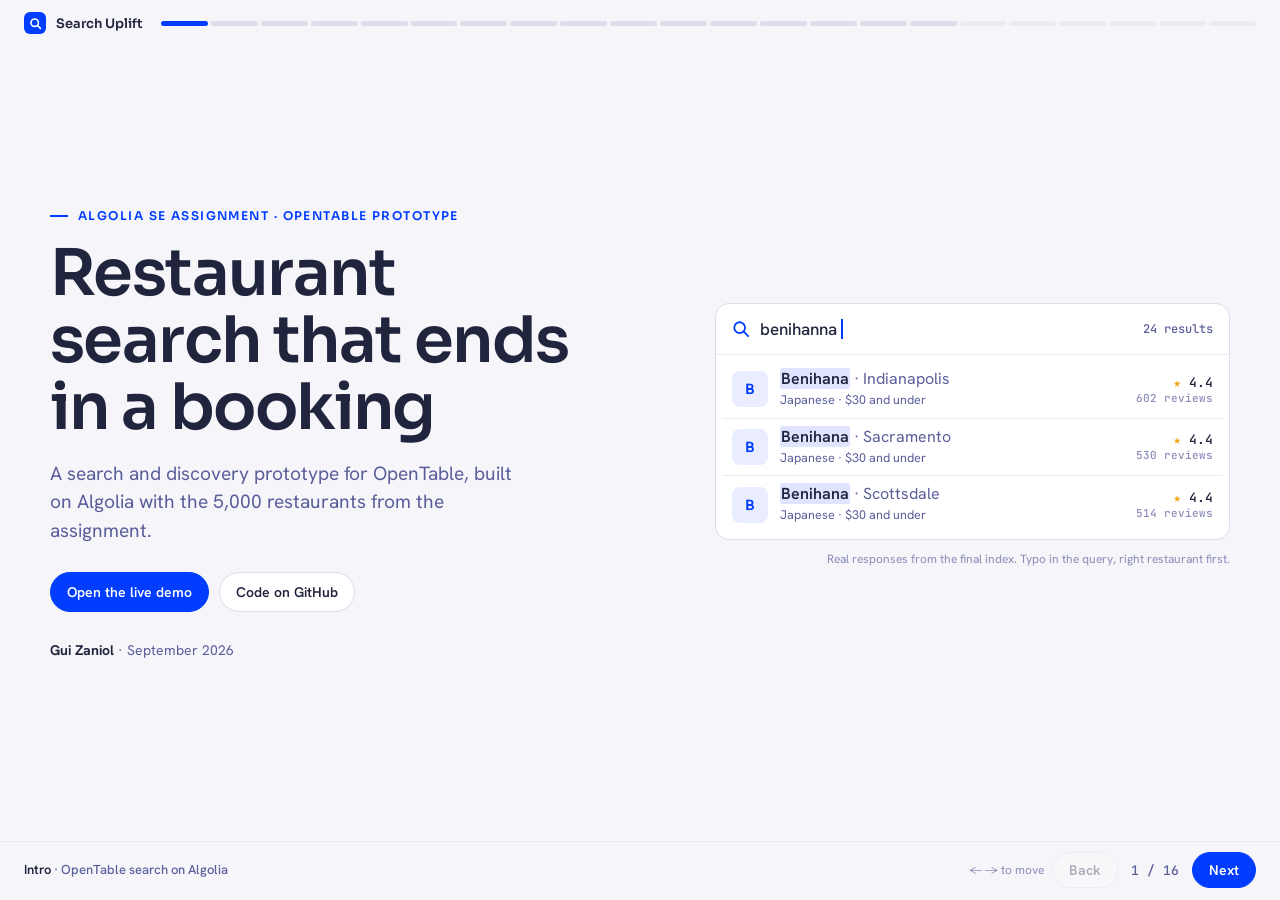
<file: deck/index.html>
<!doctype html>
<html lang="en">
<head>
<meta charset="utf-8">
<meta name="viewport" content="width=device-width, initial-scale=1, viewport-fit=cover">
<title>OpenTable Search Uplift</title>
<link rel="preconnect" href="https://fonts.googleapis.com">
<link rel="preconnect" href="https://fonts.gstatic.com" crossorigin>
<link rel="stylesheet" href="https://fonts.googleapis.com/css2?family=Sora:wght@400;500;600;700&family=Hanken+Grotesk:ital,wght@0,400;0,500;0,600;0,700;1,400&family=JetBrains+Mono:wght@400;500&display=swap">
<style>
/* Single deliberate light look in Algolia brand colors; every color painted explicitly. */
:root{
  --xenon:#003DFF; --xenon-600:#0033D6; --nebula:#5468FF; --tint:#E9EDFF; --tint-2:#F3F5FF;
  --navy:#21243D; --navy-2:#2E3252; --ink:#21243D; --slate:#5A5E9A; --slate-2:#8A8DB8;
  --mist:#F5F5FA; --paper:#FFFFFF; --line:#DDDDEB; --line-2:#EBEBF3;
  --good:#0A8A5A; --good-bg:#E4F5EE; --bad:#D6334C; --bad-bg:#FCE9EC; --star:#F2A516;
  --display:"Sora", "Avenir Next", "Segoe UI", system-ui, sans-serif;
  --body:"Hanken Grotesk", "Helvetica Neue", "Segoe UI", system-ui, sans-serif;
  --mono:"JetBrains Mono", ui-monospace, "SF Mono", Menlo, Consolas, monospace;
  color-scheme:light;
}
*{box-sizing:border-box}
html,body{height:100%}
body{margin:0;background:var(--mist);color:var(--ink);font:16px/1.5 var(--body);-webkit-font-smoothing:antialiased;overflow:hidden}
a{color:var(--xenon)}
:focus-visible{outline:3px solid var(--nebula);outline-offset:2px;border-radius:4px}

/* ---------- App shell ---------- */
.app{height:100%;display:grid;grid-template-rows:auto 1fr auto;grid-template-columns:minmax(0,1fr)}
.topbar{display:flex;align-items:center;gap:18px;padding:12px 24px 0}
.brand{display:flex;align-items:center;gap:10px;font:600 13px/1 var(--display);color:var(--navy);white-space:nowrap}
.brand-mark{width:22px;height:22px;border-radius:6px;background:var(--xenon);display:grid;place-items:center}
.brand-mark svg{width:13px;height:13px}
.progress{flex:1;display:flex;gap:3px;align-items:center;min-width:0}
.progress button{flex:1;height:5px;border:0;padding:0;border-radius:3px;background:var(--line);cursor:pointer;transition:background .2s}
.progress button.done{background:var(--slate-2)}
.progress button.now{background:var(--xenon)}
.progress button.apx{background:var(--line-2)}
.progress button.apx.done{background:var(--line)}
.progress button.apx.now{background:var(--nebula)}
.stage{position:relative;overflow:hidden}
.slide{position:absolute;inset:0;overflow-y:auto;overflow-x:hidden;padding:28px 24px 32px}
.slide-in{max-width:1180px;min-height:100%;margin:0 auto;display:flex;flex-direction:column;justify-content:center;gap:24px}
.slide.active .slide-in{animation:rise .45s cubic-bezier(.2,.7,.2,1) both}
@keyframes rise{from{opacity:.001;transform:translateY(10px)}to{opacity:1;transform:none}}
.navbar{display:flex;align-items:center;justify-content:space-between;gap:12px;padding:10px 24px calc(12px + env(safe-area-inset-bottom,0px));border-top:1px solid var(--line-2);background:var(--mist)}
.navbar .where{font:500 13px/1.2 var(--body);color:var(--slate);min-width:0;overflow:hidden;text-overflow:ellipsis;white-space:nowrap}
.navbar .where b{color:var(--navy);font-weight:600}
.navbtns{display:flex;gap:8px;align-items:center}
.navbtns .count{font:500 13px var(--mono);color:var(--slate);min-width:58px;text-align:center;font-variant-numeric:tabular-nums}
.nb{font:600 14px var(--body);border:1px solid var(--line);background:var(--paper);color:var(--navy);border-radius:999px;padding:8px 16px;cursor:pointer}
.nb.primary{background:var(--xenon);border-color:var(--xenon);color:#fff}
.nb:disabled{opacity:.35;cursor:default}
.hint{font:12px var(--body);color:var(--slate-2)}

/* ---------- Type ---------- */
.eyebrow{font:600 12px/1 var(--display);letter-spacing:.12em;text-transform:uppercase;color:var(--xenon);display:flex;align-items:center;gap:10px}
.eyebrow::before{content:"";width:18px;height:2px;background:currentColor}
.eyebrow.apx{color:var(--nebula)}
h1,h2,h3{font-family:var(--display);color:var(--navy);margin:0;text-wrap:balance}
h1{font-size:clamp(34px,5.2vw,64px);line-height:1.05;font-weight:600;letter-spacing:-.025em}
h2{font-size:clamp(26px,3.3vw,42px);line-height:1.12;font-weight:600;letter-spacing:-.02em;max-width:22ch}
h2.wide{max-width:30ch}
h3{font-size:16px;font-weight:600;letter-spacing:-.005em}
.lede{font-size:clamp(16px,1.35vw,19px);color:var(--slate);max-width:62ch;margin:0}
.lede b,.lede strong{color:var(--navy)}
p{margin:0}
.small{font-size:13px;color:var(--slate)}
code,.mono{font-family:var(--mono);font-size:.88em}
code{background:var(--tint-2);color:var(--xenon-600);padding:1px 5px;border-radius:4px}
mark{background:rgba(84,104,255,.18);color:inherit;border-radius:2px;padding:0 1px}

/* ---------- Layout helpers ---------- */
.head{display:flex;flex-direction:column;gap:12px}
.split{display:grid;grid-template-columns:minmax(0,5fr) minmax(0,7fr);gap:40px;align-items:center}
.split.even{grid-template-columns:repeat(2,minmax(0,1fr))}
.cols3{display:grid;grid-template-columns:repeat(3,minmax(0,1fr));gap:16px}
.panel{background:var(--paper);border:1px solid var(--line);border-radius:14px;padding:18px}
.panel-title{display:flex;align-items:center;justify-content:space-between;gap:8px;margin-bottom:12px;font:600 12px/1.2 var(--display);letter-spacing:.06em;text-transform:uppercase;color:var(--slate)}
.pill{display:inline-flex;align-items:center;gap:6px;font:600 11px/1 var(--display);letter-spacing:.06em;text-transform:uppercase;padding:5px 9px;border-radius:999px}
.pill.before{background:var(--bad-bg);color:var(--bad)}
.pill.after{background:var(--good-bg);color:var(--good)}
.pill.neutral{background:var(--tint);color:var(--xenon)}
.pill::before{content:"";width:6px;height:6px;border-radius:50%;background:currentColor}
.bullets{margin:0;padding:0;list-style:none;display:grid;gap:10px}
.bullets li{position:relative;padding-left:20px;color:var(--slate)}
.bullets li::before{content:"";position:absolute;left:0;top:.62em;width:8px;height:8px;border-radius:2px;background:var(--nebula)}
.bullets li b{color:var(--navy)}

/* ---------- Mock search UI ---------- */
.sui{background:var(--paper);border:1px solid var(--line);border-radius:14px;overflow:hidden}
.sbox{display:flex;align-items:center;gap:10px;padding:14px 16px;border-bottom:1px solid var(--line-2);font:500 17px var(--body);color:var(--navy)}
.sbox svg{flex:none;width:18px;height:18px}
.sbox .q{font-family:var(--body)}
.caret{display:inline-block;width:2px;height:20px;background:var(--xenon);margin-left:-6px;animation:blink 1s steps(1) infinite}
@keyframes blink{50%{opacity:0}}
.sbox .nbh{margin-left:auto;font:500 12px var(--mono);color:var(--slate);white-space:nowrap}
.hits{list-style:none;margin:0;padding:6px}
.hit{display:grid;grid-template-columns:36px minmax(0,1fr) auto;gap:12px;align-items:center;padding:8px 10px;border-radius:10px}
.hit + .hit{border-top:1px solid var(--line-2);border-radius:0}
.av{width:36px;height:36px;border-radius:8px;display:grid;place-items:center;font:600 14px var(--display);color:var(--xenon);background:var(--tint)}
.hit .nm{font-weight:600;color:var(--navy);line-height:1.25;overflow-wrap:anywhere}
.hit .lc{font-weight:400;color:var(--slate)}
.hit .lc::before{content:" · "}
.hit .mt{font-size:12.5px;color:var(--slate);margin-top:2px}
.rt{font:500 13px var(--mono);color:var(--navy);white-space:nowrap;text-align:right;font-variant-numeric:tabular-nums}
.rt .s{color:var(--star)}
.rt small{display:block;color:var(--slate-2);font-size:11px}
.hit.bad .rt{color:var(--bad)}
.hit.raw .nm{font-family:var(--mono);font-size:13px;font-weight:500}
.hit.muted{opacity:.55}
.hit.best{background:var(--good-bg);border-radius:10px}
.hit.best .mt{color:var(--good);font-weight:600}
.empty-state{padding:34px 16px;text-align:center;color:var(--slate)}
.empty-state b{display:block;font:600 28px var(--display);color:var(--bad);margin-bottom:4px}

/* ---------- Hero ---------- */
.hero{display:grid;grid-template-columns:minmax(0,6fr) minmax(0,5fr);gap:48px;align-items:center}
.hero .sub{font-size:clamp(17px,1.5vw,21px);color:var(--slate);max-width:44ch;margin-top:18px}
.hero-links{display:flex;flex-wrap:wrap;gap:10px;margin-top:26px}
.linkbtn{display:inline-flex;align-items:center;gap:8px;font:600 14px var(--body);text-decoration:none;padding:10px 16px;border-radius:999px;border:1px solid var(--line);background:var(--paper);color:var(--navy)}
.linkbtn.primary{background:var(--xenon);color:#fff;border-color:var(--xenon)}
.byline{margin-top:28px;font-size:14px;color:var(--slate)}
.byline b{color:var(--navy)}
.hero-note{font-size:12px;color:var(--slate-2);margin-top:10px;text-align:right}

/* ---------- Personas ---------- */
.persona{background:var(--paper);border:1px solid var(--line);border-radius:14px;padding:22px;display:flex;flex-direction:column;gap:14px}
.persona .who{display:flex;align-items:center;gap:12px}
.persona .ico{width:42px;height:42px;border-radius:12px;display:grid;place-items:center;background:var(--tint)}
.persona .ico svg{width:22px;height:22px}
.persona .says{font:500 17px/1.4 var(--display);color:var(--navy)}
.persona .needs{font-size:14px;color:var(--slate)}
.goal{display:flex;align-items:center;gap:16px;background:var(--navy);color:#fff;border-radius:14px;padding:18px 22px}
.goal .big{font:600 clamp(18px,1.8vw,24px)/1.25 var(--display)}
.goal .lbl{font:600 11px/1 var(--display);letter-spacing:.12em;text-transform:uppercase;color:#AEB5FF;white-space:nowrap}

/* ---------- Summary rows ---------- */
.sum{display:grid;gap:0;background:var(--paper);border:1px solid var(--line);border-radius:14px;overflow:hidden}
.sum-row{display:grid;grid-template-columns:minmax(0,4fr) minmax(0,6fr);gap:24px;padding:16px 22px;align-items:baseline}
.sum-row + .sum-row{border-top:1px solid var(--line-2)}
.sum-row h3{font-size:clamp(15px,1.3vw,18px)}
.sum-row p{color:var(--slate);font-size:15px}
.sum-row.next{background:var(--tint-2)}
.sum-row.next h3{color:var(--xenon)}

/* ---------- Query chips ---------- */
.qtrio{display:grid;grid-template-columns:repeat(3,minmax(0,1fr));gap:14px}
.qcard{background:var(--paper);border:1px solid var(--line);border-radius:14px;padding:16px;display:flex;flex-direction:column;gap:12px}
.qchip{align-self:flex-start;font:500 15px var(--mono);background:var(--mist);border:1px solid var(--line);padding:6px 10px;border-radius:8px;color:var(--navy)}
.qkind{font:600 11px/1 var(--display);letter-spacing:.08em;text-transform:uppercase;color:var(--slate)}
.arrow-d{color:var(--slate-2);font-size:18px;line-height:1}
.qres{font:600 16px var(--display);color:var(--navy)}
.qres small{display:block;font:400 13px var(--body);color:var(--slate);margin-top:2px}
.callout{display:flex;gap:12px;align-items:flex-start;background:var(--tint-2);border:1px solid #D5DCFF;border-radius:12px;padding:14px 16px;color:var(--navy);font-size:15px}
.callout svg{flex:none;width:20px;height:20px;margin-top:1px}

/* ---------- Data slide ---------- */
.stats{display:grid;grid-template-columns:repeat(4,minmax(0,1fr));gap:12px}
.stat{background:var(--paper);border:1px solid var(--line);border-radius:12px;padding:14px 16px}
.stat .n{font:600 clamp(26px,2.6vw,34px)/1 var(--display);color:var(--xenon);letter-spacing:-.02em;font-variant-numeric:tabular-nums}
.stat .l{font-size:13.5px;color:var(--slate);margin-top:6px;line-height:1.35}
.rec{display:grid;grid-template-columns:minmax(0,1fr) 28px minmax(0,1fr);gap:10px;align-items:stretch}
.rec pre{margin:0;font:12.5px/1.65 var(--mono);background:var(--paper);border:1px solid var(--line);border-radius:12px;padding:14px;overflow-x:auto;color:var(--navy)}
.rec .mid{display:grid;place-items:center;color:var(--xenon);font-size:20px}
.k{color:var(--slate)}
.del{color:var(--bad);text-decoration:line-through;text-decoration-thickness:1px}
.add{background:var(--good-bg);color:var(--good);border-radius:3px}
.rec .cap{font:600 11px var(--display);letter-spacing:.08em;text-transform:uppercase;color:var(--slate);margin-bottom:6px;display:block}

/* ---------- Pipeline ---------- */
.pipe{display:grid;grid-template-columns:repeat(5,minmax(0,1fr));gap:10px;align-items:stretch;position:relative}
.step{background:var(--paper);border:1px solid var(--line);border-radius:12px;padding:14px;display:flex;flex-direction:column;gap:6px;position:relative}
.step .sn{font:500 11.5px var(--mono);color:var(--xenon)}
.step h3{font-size:15px}
.step p{font-size:13px;color:var(--slate);line-height:1.4}
.step.hl{background:var(--navy);border-color:var(--navy)}
.step.hl h3{color:#fff}.step.hl p{color:#C9CCE8}.step.hl .sn{color:#AEB5FF}
.step:not(:last-child)::after{content:"";position:absolute;right:-9px;top:50%;width:8px;height:8px;border-top:2px solid var(--slate-2);border-right:2px solid var(--slate-2);transform:translateY(-50%) rotate(45deg);z-index:1}

/* ---------- Cuisine mapping ---------- */
.map{display:grid;gap:8px}
.map-row{display:grid;grid-template-columns:minmax(0,1fr) 24px minmax(0,1.2fr);gap:8px;align-items:center}
.raw{font:500 13px var(--mono);background:var(--mist);border:1px dashed var(--slate-2);color:var(--navy);padding:7px 10px;border-radius:8px}
.to{color:var(--xenon);text-align:center}
.tags{display:flex;flex-wrap:wrap;gap:6px}
.tag{font:600 12.5px var(--body);padding:5px 10px;border-radius:999px;background:var(--tint);color:var(--xenon)}
.tag.parent{background:var(--xenon);color:#fff}
.bignum{display:flex;align-items:baseline;gap:10px;font-family:var(--display);color:var(--navy)}
.bignum .from{font-size:22px;color:var(--slate-2);text-decoration:line-through;text-decoration-thickness:2px}
.bignum .toN{font-size:40px;font-weight:600;color:var(--xenon);letter-spacing:-.02em}
.bignum .lab{font:500 14px var(--body);color:var(--slate)}

/* ---------- Geo ---------- */
.geo-grid{display:grid;grid-template-columns:minmax(0,5fr) minmax(0,6fr);gap:28px;align-items:center}
.geo-svg{width:100%;max-width:420px;height:auto;display:block;margin:0 auto}
.rank2{display:grid;grid-template-columns:repeat(2,minmax(0,1fr));gap:12px}
.mini{list-style:none;margin:0;padding:0;display:grid;gap:6px}
.mini li{display:grid;grid-template-columns:18px minmax(0,1fr) auto;gap:8px;align-items:baseline;font-size:14px}
.mini .i{font:500 12px var(--mono);color:var(--slate-2)}
.mini .n{color:var(--navy);font-weight:600;overflow-wrap:anywhere}
.mini .d{font:500 12px var(--mono);color:var(--slate);white-space:nowrap;text-align:right}
.mini .d .s{color:var(--star)}
.rules{display:grid;grid-template-columns:repeat(3,minmax(0,1fr));gap:12px}
.rule{background:var(--paper);border:1px solid var(--line);border-radius:12px;padding:14px}
.rule code{font-size:12px}
.rule p{font-size:13.5px;color:var(--slate);margin-top:6px}
.rule h3{font-size:14.5px}

/* ---------- Config ---------- */
.crit{display:flex;flex-wrap:wrap;gap:6px;align-items:center}
.crit span{font:500 13px var(--mono);padding:6px 10px;border-radius:8px;background:var(--mist);border:1px solid var(--line);color:var(--navy)}
.crit span.on{background:var(--xenon);border-color:var(--xenon);color:#fff}
.crit i{color:var(--slate-2);font-style:normal}
.tiers{list-style:none;margin:0;padding:0;display:grid;gap:6px}
.tiers li{display:grid;grid-template-columns:26px minmax(0,1fr);gap:10px;align-items:center}
.tiers .r{font:600 12px var(--mono);color:#fff;background:var(--navy);border-radius:6px;height:26px;display:grid;place-items:center}
.tiers .v{font:500 13px var(--mono);color:var(--navy);background:var(--paper);border:1px solid var(--line);border-radius:8px;padding:5px 10px;overflow-wrap:anywhere}
.tiers li.u .r{background:var(--slate-2)}
.tiers li.u .v{color:var(--slate)}
.kv{display:grid;grid-template-columns:auto minmax(0,1fr);gap:8px 14px;font-size:14px;align-items:baseline}
.kv dt{font:600 12px var(--display);letter-spacing:.04em;text-transform:uppercase;color:var(--slate);white-space:nowrap}
.kv dd{margin:0;color:var(--navy)}

/* ---------- Testing ---------- */
.timeline{display:grid;grid-template-columns:repeat(5,minmax(0,1fr));gap:0;position:relative}
.tl{padding:0 10px 0 0;position:relative}
.tl .dot{width:14px;height:14px;border-radius:50%;background:var(--paper);border:3px solid var(--xenon);position:relative;z-index:1}
.tl::before{content:"";position:absolute;left:7px;right:0;top:6px;height:2px;background:var(--line)}
.tl:last-child::before{display:none}
.tl .qn{font:600 26px/1 var(--display);color:var(--navy);margin-top:12px;font-variant-numeric:tabular-nums}
.tl .qn small{font:500 12px var(--body);color:var(--slate);margin-left:4px}
.tl h3{font-size:14px;margin-top:6px}
.tl p{font-size:13px;color:var(--slate);margin-top:2px;line-height:1.4}
.bars{display:grid;grid-template-columns:repeat(3,minmax(0,1fr));gap:14px;align-items:end;height:170px;padding-top:10px;border-bottom:2px solid var(--line)}
.bar{display:flex;flex-direction:column;align-items:center;justify-content:flex-end;gap:6px;height:100%}
.bar .v{font:600 20px var(--display);color:var(--navy);font-variant-numeric:tabular-nums}
.bar .b{width:56%;max-width:70px;border-radius:6px 6px 0 0;background:var(--xenon)}
.bar.zero .b{background:var(--bad);height:3px!important;border-radius:2px}
.bar.zero .v{color:var(--bad)}
.barlbl{display:grid;grid-template-columns:repeat(3,minmax(0,1fr));gap:14px;margin-top:8px}
.barlbl span{font-size:12.5px;color:var(--slate);text-align:center;line-height:1.35}

/* ---------- Next steps ---------- */
.ns{display:grid;grid-template-columns:repeat(3,minmax(0,1fr));gap:14px;align-items:start}
.nscol{background:var(--paper);border:1px solid var(--line);border-radius:14px;padding:18px}
.nscol.go{background:var(--navy);border-color:var(--navy)}
.nscol h3{display:flex;justify-content:space-between;align-items:baseline;font-size:16px;margin-bottom:12px}
.nscol h3 span{font:500 12px var(--mono);color:var(--slate)}
.nscol.go h3{color:#fff}.nscol.go h3 span{color:#AEB5FF}
.nscol ol{margin:0;padding:0;list-style:none;display:grid;gap:8px}
.nscol li{font-size:14px;color:var(--navy);padding-left:14px;position:relative;line-height:1.35}
.nscol li::before{content:"";position:absolute;left:0;top:.5em;width:6px;height:6px;border-radius:50%;background:var(--nebula)}
.nscol.go li{color:#E6E8FF}
.nscol.go li:first-child{color:#fff;font-weight:600}
.nscol.go li::before{background:#AEB5FF}
.gap-banner{display:grid;grid-template-columns:repeat(2,minmax(0,1fr));gap:12px}
.gb{border-radius:12px;padding:14px 16px;display:flex;gap:10px;align-items:center;font:500 15px var(--body)}
.gb.yes{background:var(--good-bg);color:var(--good)}
.gb.no{background:var(--bad-bg);color:var(--bad)}
.gb b{font-family:var(--display)}

/* ---------- Close ---------- */
.close{background:var(--navy);color:#fff;border-radius:18px;padding:clamp(24px,4vw,48px);display:grid;grid-template-columns:minmax(0,6fr) minmax(0,5fr);gap:36px;align-items:center}
.close h2{color:#fff;max-width:18ch}
.close p{color:#C9CCE8;margin-top:12px;max-width:48ch}
.try{display:grid;gap:8px}
.try div{display:flex;justify-content:space-between;gap:12px;align-items:center;background:var(--navy-2);border-radius:10px;padding:10px 14px}
.try code{background:transparent;color:#fff;font-size:14px;padding:0}
.try span{font-size:13px;color:#AEB5FF;text-align:right}
.close .linkbtn{background:#fff;color:var(--navy);border-color:#fff}
.close .linkbtn.ghost{background:transparent;color:#fff;border-color:#5A5E9A}

/* ---------- Appendix tables ---------- */
.tbl{overflow-x:auto;background:var(--paper);border:1px solid var(--line);border-radius:12px}
table{border-collapse:collapse;width:100%;font-size:13.5px}
th,td{text-align:left;padding:8px 12px;border-bottom:1px solid var(--line-2);vertical-align:top}
th{font:600 11px var(--display);letter-spacing:.06em;text-transform:uppercase;color:var(--slate);background:var(--mist)}
tr:last-child td{border-bottom:0}
td:first-child{font-family:var(--mono);font-size:12.5px;color:var(--xenon-600);white-space:nowrap}
td{color:var(--navy)}
.files{display:grid;grid-template-columns:repeat(3,minmax(0,1fr));gap:12px}
.fgroup h3{font-size:13px;letter-spacing:.06em;text-transform:uppercase;color:var(--slate);margin-bottom:8px}
.fitem{background:var(--paper);border:1px solid var(--line);border-radius:10px;padding:10px 12px;margin-bottom:8px}
.fitem code{font-size:12px}
.fitem p{font-size:13px;color:var(--slate);margin-top:4px;line-height:1.4}
.term{background:var(--navy);color:#E6E8FF;border-radius:12px;padding:18px;font:13.5px/1.8 var(--mono);overflow-x:auto;white-space:pre;margin:0}
.term .c{color:#8A8DB8}
.term .p{color:#AEB5FF}
.assume{display:grid;grid-template-columns:repeat(2,minmax(0,1fr));gap:12px}
.assume .panel p{font-size:14.5px;color:var(--slate);margin-top:6px}
.assume .panel h3{font-size:15px}


/* ---------- Test log (appendix) ---------- */
.mx{overflow-x:auto;background:var(--paper);border:1px solid var(--line);border-radius:12px}
.mx table{min-width:860px;font-size:13px}
.mx td{vertical-align:middle;padding-top:5px;padding-bottom:5px}
.mx td:first-child{font:500 12px var(--mono);color:var(--slate-2);width:34px}
.mx .qq{font:500 13px var(--mono);color:var(--navy);white-space:nowrap}
.mx .qq small{display:block;font:400 12px var(--body);color:var(--slate);white-space:normal;margin-top:2px}
.cell{display:flex;flex-direction:column;gap:1px;border-left:3px solid var(--line);padding:2px 0 2px 9px;min-width:0}
.cell b{font:600 14px var(--display);color:var(--navy);font-variant-numeric:tabular-nums}
.cell span{font-size:12px;color:var(--slate);line-height:1.3}
.cell.up{border-color:var(--good)} .cell.up b{color:var(--good)}
.cell.down{border-color:var(--bad)} .cell.down b{color:var(--bad)}
.cell.same{border-color:var(--line)}
.legend{display:flex;flex-wrap:wrap;gap:14px;font-size:12.5px;color:var(--slate)}
.legend i{display:inline-block;width:10px;height:10px;border-radius:2px;margin-right:6px;vertical-align:-1px}
.tabs{display:flex;flex-wrap:wrap;gap:8px}
.tab{font:600 13px var(--body);border:1px solid var(--line);background:var(--paper);color:var(--navy);border-radius:999px;padding:7px 14px;cursor:pointer}
.tab small{font:500 11px var(--mono);color:var(--slate);margin-left:6px}
.tab[aria-selected="true"]{background:var(--navy);border-color:var(--navy);color:#fff}
.tab[aria-selected="true"] small{color:#AEB5FF}
.tpanel .why{font-size:14.5px;color:var(--slate);margin:0 0 10px;max-width:80ch}
.tpanel .why b{color:var(--navy)}
.lg td:nth-child(4){font:600 14px var(--display);color:var(--navy);text-align:right;white-space:nowrap;font-variant-numeric:tabular-nums}
.lg td:nth-child(4).z{color:var(--bad)}
.lg td:nth-child(3){color:var(--slate);font-size:12.5px}
.lg td:nth-child(5){font-size:13px}
.lg .qq{white-space:normal}
.seeall{font:600 13px var(--body);color:var(--xenon);background:none;border:0;padding:0;cursor:pointer;text-decoration:underline;text-underline-offset:3px}

/* ---------- Responsive ---------- */
@media (max-width: 980px){
  .hero,.split,.split.even,.geo-grid,.close{grid-template-columns:minmax(0,1fr)}
  .pipe{grid-template-columns:repeat(2,minmax(0,1fr))}
  .step:not(:last-child)::after{display:none}
  .stats{grid-template-columns:repeat(2,minmax(0,1fr))}
  .timeline{grid-template-columns:repeat(2,minmax(0,1fr));row-gap:20px}
  .ns,.cols3,.rules,.files{grid-template-columns:minmax(0,1fr)}
  .slide-in{justify-content:flex-start}
}
@media (max-width: 640px){
  .topbar,.navbar{padding-left:16px;padding-right:16px}
  .slide{padding:20px 16px 28px}
  .qtrio,.rank2,.assume,.gap-banner{grid-template-columns:minmax(0,1fr)}
  .rec{grid-template-columns:minmax(0,1fr)}
  .rec .mid{transform:rotate(90deg);height:24px}
  .sum-row{grid-template-columns:minmax(0,1fr);gap:4px}
  .hint,.brand span{display:none}
  .nb{padding:8px 12px}
  .timeline{grid-template-columns:minmax(0,1fr)}
  .tl::before{display:none}
}
@media (prefers-reduced-motion: reduce){
  .slide.active .slide-in{animation:none}
  .caret{animation:none}
}
</style>
</head>
<body>
<div class="app">
  <header class="topbar">
    <div class="brand"><span class="brand-mark" aria-hidden="true"><svg viewBox="0 0 16 16" fill="none"><circle cx="7" cy="7" r="4.6" stroke="#fff" stroke-width="2"/><path d="M10.5 10.5 14 14" stroke="#fff" stroke-width="2" stroke-linecap="round"/></svg></span><span>Search Uplift</span></div>
    <nav class="progress" id="progress" aria-label="Screens"></nav>
  </header>

  <main class="stage" id="stage">

<!-- 1 TITLE -->
<section class="slide" data-ch="Intro" data-title="OpenTable search on Algolia">
 <div class="slide-in">
  <div class="hero">
   <div>
    <div class="eyebrow">Algolia SE assignment · OpenTable prototype</div>
    <h1 style="margin-top:18px">Restaurant search that ends in a booking</h1>
    <p class="sub">A search and discovery prototype for OpenTable, built on Algolia with the 5,000 restaurants from the assignment.</p>
    <div class="hero-links">
      <a class="linkbtn primary" href="https://guizaniol.github.io/search-uplift/site/" target="_blank" rel="noopener">Open the live demo</a>
      <a class="linkbtn" href="https://github.com/GuiZaniol/search-uplift" target="_blank" rel="noopener">Code on GitHub</a>
    </div>
    <p class="byline"><b>Gui Zaniol</b> · September 2026</p>
   </div>
   <div>
    <div class="sui" aria-label="Example searches from the prototype">
      <div class="sbox"><svg viewBox="0 0 20 20" fill="none"><circle cx="8.5" cy="8.5" r="6" stroke="#003DFF" stroke-width="2"/><path d="M13 13l5 5" stroke="#003DFF" stroke-width="2" stroke-linecap="round"/></svg><span class="q" id="heroQ">benihanna</span><span class="caret" aria-hidden="true"></span><span class="nbh" id="heroN">24 results</span></div>
      <ol class="hits" id="heroHits"></ol>
    </div>
    <p class="hero-note" id="heroNote">Real responses from the final index. Typo in the query, right restaurant first.</p>
   </div>
  </div>
 </div>
</section>

<!-- 2 GOAL -->
<section class="slide" data-ch="Intro" data-title="The goal and two diners">
 <div class="slide-in">
  <div class="head">
    <div class="eyebrow">The brief</div>
    <h2>OpenTable wants more search sessions to end in a booking</h2>
    <p class="lede">Its discovery notes describe two diners. The prototype was built around both.</p>
  </div>
  <div class="split even">
    <div class="persona">
      <div class="who"><span class="ico"><svg viewBox="0 0 24 24" fill="none"><circle cx="11" cy="11" r="6.5" stroke="#003DFF" stroke-width="2"/><path d="M16 16l5 5" stroke="#003DFF" stroke-width="2" stroke-linecap="round"/></svg></span><h3>The diner who knows the restaurant</h3></div>
      <p class="says"><span class="qchip">ruths chris denver</span></p>
      <p class="needs">Names are hard to spell, and chains have several locations in one city. Success is the right location on the first try.</p>
    </div>
    <div class="persona">
      <div class="who"><span class="ico"><svg viewBox="0 0 24 24" fill="none"><path d="M12 21s7-6.2 7-11.5A7 7 0 0 0 5 9.5C5 14.8 12 21 12 21Z" stroke="#003DFF" stroke-width="2"/><circle cx="12" cy="9.5" r="2.5" stroke="#003DFF" stroke-width="2"/></svg></span><h3>The diner who is exploring</h3></div>
      <p class="says"><span class="qchip">(empty box)</span> + Mexican + $30 and under</p>
      <p class="needs">No name in mind yet. Success is a short, trustworthy list to browse and narrow.</p>
    </div>
  </div>
  <div class="goal"><span class="lbl">Metric that matters</span><span class="big">Search to booking. Better results are the means, not the end.</span></div>
 </div>
</section>

<!-- 3 SUMMARY -->
<section class="slide" data-ch="Intro" data-title="Summary">
 <div class="slide-in">
  <div class="head">
    <div class="eyebrow">Summary</div>
    <h2 class="wide">What changes, in five lines</h2>
  </div>
  <div class="sum">
    <div class="sum-row"><h3>Diners who know the restaurant find it on the first try</h3><p>Misspelled, run-together and partial names work. A chain's locations are labeled; the best rated comes first.</p></div>
    <div class="sum-row"><h3>Diners who are exploring can browse before they type</h3><p>The page opens on top rated restaurants nearby. Cuisine, price, dining style and city narrow the list.</p></div>
    <div class="sum-row"><h3>Results start local</h3><p>Ranked by distance from the diner's approximate location, no permission prompt. Distance reorders, never hides.</p></div>
    <div class="sum-row"><h3>Most of the gain came from reshaping the data</h3><p>Algolia handled typos with its defaults. The data held search back; a repeatable script fixes it before indexing.</p></div>
    <div class="sum-row next"><h3>Next: connect search to bookings</h3><p>The prototype shows better results, not yet more bookings. Next phase: click and conversion tracking, then A/B tests.</p></div>
  </div>
 </div>
</section>

<!-- 4 KNOWN ITEM -->
<section class="slide" data-ch="Diner who knows" data-title="First try, with typos">
 <div class="slide-in">
  <div class="head">
    <div class="eyebrow">Diner who knows the restaurant</div>
    <h2>Misspelled, run-together or partial: the right restaurant comes back</h2>
  </div>
  <div class="qtrio">
    <div class="qcard"><span class="qkind">Misspelled</span><span class="qchip">benihanna</span><span class="arrow-d" aria-hidden="true">↓</span><p class="qres"><mark>Benihana</mark><small>24 results, every one a Benihana location</small></p></div>
    <div class="qcard"><span class="qkind">Run together</span><span class="qchip">meltingpot</span><span class="arrow-d" aria-hidden="true">↓</span><p class="qres">The <mark>Melting Pot</mark><small>26 results, every one a Melting Pot</small></p></div>
    <div class="qcard"><span class="qkind">Partial</span><span class="qchip">ruths</span><span class="arrow-d" aria-hidden="true">↓</span><p class="qres"><mark>Ruth's</mark> Chris Steak House<small>35 results, Ruth's Chris at the top</small></p></div>
  </div>
  <div class="callout"><svg viewBox="0 0 20 20" fill="none"><circle cx="10" cy="10" r="8" stroke="#003DFF" stroke-width="2"/><path d="M10 9v5M10 6.2v.1" stroke="#003DFF" stroke-width="2" stroke-linecap="round"/></svg><p><b>This worked on the first run with Algolia's defaults</b> (typo tolerance, word splitting, prefix matching). Nothing to fix here, so the effort went to what the defaults could not solve: the data.</p></div>
 </div>
</section>

<!-- 5 CHAINS -->
<section class="slide" data-ch="Diner who knows" data-title="Chains, best location first">
 <div class="slide-in">
  <div class="head">
    <div class="eyebrow">Diner who knows the restaurant</div>
    <h2>A chain's locations are labeled, and the best rated comes first</h2>
    <p class="lede">Query <code>cyclone anayas</code>: five Houston locations that match the text equally. Before, nothing broke the tie.</p>
  </div>
  <div class="split even">
    <div class="sui">
      <div class="sbox"><span class="pill before">Before · untuned</span><span class="nbh">5 results</span></div>
      <ol class="hits" id="cyBefore"></ol>
    </div>
    <div class="sui">
      <div class="sbox"><span class="pill after">After · quality score</span><span class="nbh">5 results</span></div>
      <ol class="hits" id="cyAfter"></ol>
    </div>
  </div>
  <p class="small">Before: brand and location sat in one name string (note the double space in "Durham"). After: <code>brand</code> and <code>location_label</code> are separate fields, and a quality score breaks the tie.</p>
 </div>
</section>

<!-- 6 BROWSE -->
<section class="slide" data-ch="Diner who explores" data-title="Browse before typing">
 <div class="slide-in">
  <div class="head">
    <div class="eyebrow">Diner who is exploring</div>
    <h2>The empty search box became a browse screen</h2>
    <p class="lede">Same request, no query. Before, the index order. After, <b>top rated near you</b>, here from Times Square.</p>
  </div>
  <div class="split even">
    <div class="sui">
      <div class="sbox"><span class="pill before">Before · empty query</span><span class="nbh">5,000 results</span></div>
      <ol class="hits" id="emBefore"></ol>
    </div>
    <div class="sui">
      <div class="sbox"><span class="pill after">After · Top rated near you</span><span class="nbh">5,000 results</span></div>
      <ol class="hits" id="emAfter"></ol>
    </div>
  </div>
  <p class="small">Before: three San Diego restaurants, then Indianapolis, in the order the file happened to load. After: every first page result within 1 km of the diner, ordered by quality inside that band.</p>
 </div>
</section>

<!-- 7 CUISINE -->
<section class="slide" data-ch="Diner who explores" data-title="Filters that behave">
 <div class="slide-in">
  <div class="split">
   <div class="head">
    <div class="eyebrow">Diner who is exploring</div>
    <h2>Filters a diner can trust: choose Mexican, get Tex-Mex too</h2>
    <p class="lede">Cuisine came as one text field with <b>114 values</b>: compounds, near duplicates, no hierarchy. It is now a list with parent groups.</p>
    <ul class="bullets" style="margin-top:6px">
      <li><b>Filters:</b> cuisine, price, dining style, city. Cuisine and city lists are searchable.</li>
      <li><b>On a phone:</b> one column, filters behind one button.</li>
      <li><b>Shareable:</b> query and filters live in the URL.</li>
    </ul>
   </div>
   <div style="display:grid;gap:16px">
    <div class="panel">
      <div class="panel-title"><span>Raw label</span><span>Cleaned, with parent group</span></div>
      <div class="map">
        <div class="map-row"><span class="raw">Tex-Mex</span><span class="to">→</span><span class="tags"><span class="tag">Tex-Mex</span><span class="tag parent">Mexican</span></span></div>
        <div class="map-row"><span class="raw">Mexican / Southwestern</span><span class="to">→</span><span class="tags"><span class="tag parent">Mexican</span><span class="tag">Southwestern</span></span></div>
        <div class="map-row"><span class="raw">Traditional Mexican</span><span class="to">→</span><span class="tags"><span class="tag">Traditional Mexican</span><span class="tag parent">Mexican</span></span></div>
        <div class="map-row"><span class="raw">Steak</span><span class="to">→</span><span class="tags"><span class="tag parent">Steakhouse</span></span></div>
        <div class="map-row"><span class="raw">Brazilian Steakhouse</span><span class="to">→</span><span class="tags"><span class="tag">Brazilian Steakhouse</span><span class="tag parent">Steakhouse</span></span></div>
      </div>
    </div>
    <div class="split even" style="gap:16px">
      <div class="panel"><div class="panel-title">Mexican filter</div><div class="bignum"><span class="from">90</span><span class="toN">138</span><span class="lab">restaurants</span></div></div>
      <div class="panel"><div class="panel-title">Query "steakhouse"</div><div class="bignum"><span class="from">421</span><span class="toN">507</span><span class="lab">results</span></div></div>
    </div>
   </div>
  </div>
 </div>
</section>

<!-- 8 LOCATION -->
<section class="slide" data-ch="Location" data-title="Results start local">
 <div class="slide-in">
  <div class="head">
    <div class="eyebrow">Location, for both diners</div>
    <h2 class="wide">Results start local. Distance changes the order, never hides a result.</h2>
  </div>
  <div class="geo-grid">
    <figure style="margin:0">
      <svg class="geo-svg" viewBox="0 0 380 380" role="img" aria-label="First page from Times Square: all results inside the 1 kilometer band">
        <rect x="0" y="0" width="380" height="380" fill="#FFFFFF" rx="14"/>
        <circle cx="190" cy="190" r="150" fill="#E9EDFF" stroke="#5468FF" stroke-width="1.5" stroke-dasharray="4 4"/>
        <circle cx="190" cy="190" r="75" fill="none" stroke="#C9D2FF" stroke-width="1"/>
        <text x="190" y="30" text-anchor="middle" font-family="JetBrains Mono, monospace" font-size="11" fill="#5468FF">1 km band: tied on distance</text>
        <text x="190" y="108" text-anchor="middle" font-family="JetBrains Mono, monospace" font-size="10" fill="#8A8DB8">500 m</text>
        <!-- to scale: 1 km = 150 px; bearing illustrative -->
        <circle cx="226.5" cy="126.8" r="6" fill="#003DFF"/><text x="236" y="123" font-family="Hanken Grotesk, sans-serif" font-size="12.5" font-weight="600" fill="#21243D">Le Bernardin 4.7</text>
        <circle cx="57.4" cy="144.6" r="6" fill="#003DFF"/><text x="68" y="140" font-family="Hanken Grotesk, sans-serif" font-size="12.5" font-weight="600" fill="#21243D">Pazza Notte 5.0</text>
        <circle cx="167.3" cy="319" r="6" fill="#003DFF"/><text x="178" y="323" font-family="Hanken Grotesk, sans-serif" font-size="12.5" font-weight="600" fill="#21243D">PizzArte 4.5</text>
        <circle cx="142.4" cy="217.5" r="5" fill="#5468FF"/><text x="84" y="236" font-family="Hanken Grotesk, sans-serif" font-size="12" fill="#5A5E9A">Oceana 4.4</text>
        <circle cx="193" cy="194" r="4.5" fill="#D6334C"/><text x="202" y="208" font-family="Hanken Grotesk, sans-serif" font-size="12" fill="#D6334C">Bond 45 4.1 · 25 m</text>
        <circle cx="190" cy="190" r="8" fill="none" stroke="#21243D" stroke-width="2"/><circle cx="190" cy="190" r="2.5" fill="#21243D"/>
        <text x="190" y="176" text-anchor="middle" font-family="Sora, sans-serif" font-size="11" font-weight="600" fill="#21243D">Times Square</text>
        <text x="190" y="366" text-anchor="middle" font-family="Hanken Grotesk, sans-serif" font-size="10.5" fill="#8A8DB8">Distance to scale, direction illustrative</text>
      </svg>
    </figure>
    <div style="display:grid;gap:14px">
      <div class="rank2">
        <div class="panel"><div class="panel-title"><span>10 m precision</span><span class="pill before">distance wins</span></div>
          <ol class="mini"><li><span class="i">1</span><span class="n">Bond 45</span><span class="d">25 m · <span class="s">★</span>4.1</span></li><li><span class="i">2</span><span class="n">Crossroads</span><span class="d">45 m · <span class="s">★</span>3.9</span></li><li><span class="i">3</span><span class="n">O'Lunney's</span><span class="d">110 m · <span class="s">★</span>4.2</span></li></ol></div>
        <div class="panel"><div class="panel-title"><span>1 km bands</span><span class="pill after">quality wins</span></div>
          <ol class="mini"><li><span class="i">1</span><span class="n">Pazza Notte</span><span class="d">884 m · <span class="s">★</span>5.0</span></li><li><span class="i">2</span><span class="n">Le Bernardin</span><span class="d">487 m · <span class="s">★</span>4.7</span></li><li><span class="i">3</span><span class="n">PizzArte</span><span class="d">873 m · <span class="s">★</span>4.5</span></li></ol></div>
      </div>
      <div class="rules">
        <div class="rule"><h3>Start from IP</h3><code>aroundLatLngViaIP</code><p>Approximate location, no prompt. One tap for exact position.</p></div>
        <div class="rule"><h3>Never filter</h3><code>aroundRadius: "all"</code><p>Weston, FL has 4 restaurants within 25 km. A radius would leave it empty.</p></div>
        <div class="rule"><h3>Rating inside a band</h3><code>aroundPrecision: 1000</code><p>Same 1 km band counts as equally close; quality decides.</p></div>
      </div>
    </div>
  </div>
 </div>
</section>

<!-- 9 GEO TRADEOFF -->
<section class="slide" data-ch="Location" data-title="A trade-off, stated">
 <div class="slide-in">
  <div class="split">
   <div class="head">
    <div class="eyebrow">Location · known trade-off</div>
    <h2>Distance ranks before quality. For a far-away chain, nearest comes first.</h2>
    <p class="lede">Geo sits ahead of custom ranking in Algolia's order. Searching a chain from another state lists locations by distance, not by rating.</p>
    <p class="lede"><b>Fix on the next steps list:</b> precision that widens with distance, so far-away results are ordered by rating again.</p>
   </div>
   <div class="sui">
     <div class="sbox"><svg viewBox="0 0 20 20" fill="none"><circle cx="8.5" cy="8.5" r="6" stroke="#003DFF" stroke-width="2"/><path d="M13 13l5 5" stroke="#003DFF" stroke-width="2" stroke-linecap="round"/></svg><span class="q">texas de brazil</span><span class="nbh">from Times Square · 10 results</span></div>
     <ol class="hits" id="tdb"></ol>
   </div>
  </div>
 </div>
</section>

<!-- 10 DATA -->
<section class="slide" data-ch="Data" data-title="The data was the bottleneck">
 <div class="slide-in">
  <div class="head">
    <div class="eyebrow">How it was built</div>
    <h2 class="wide">Most of the improvement came from reshaping the data, not from tuning</h2>
  </div>
  <div class="stats">
    <div class="stat"><div class="n">1,086</div><div class="l">names split into brand and location label</div></div>
    <div class="stat"><div class="n">114</div><div class="l">inconsistent cuisine labels, rebuilt as a list with parent groups</div></div>
    <div class="stat"><div class="n">220</div><div class="l">restaurants where the two price fields disagree. The text wins.</div></div>
    <div class="stat"><div class="n">8 of 22</div><div class="l">source fields left out: nothing searched, filtered, ranked or shown</div></div>
  </div>
  <div class="rec">
    <div><span class="cap">Source record, joined</span>
<pre><span class="k">"name":</span> <span class="del">"Cyclone Anaya's - Midtown"</span>
<span class="k">"food_type":</span> <span class="del">"Tex-Mex"</span>
<span class="k">"price":</span> <span class="del">2</span>
<span class="k">"price_range":</span> "$30 and under"
<span class="k">"stars_count":</span> 4.4
<span class="k">"reviews_count":</span> 22
<span class="k">"state":</span> <span class="del">"TX"</span>  <span class="k">"postal_code":</span> <span class="del">"77002"</span>
<span class="k">"payment_options":</span> <span class="del">[4 cards]</span></pre></div>
    <div class="mid" aria-hidden="true">→</div>
    <div><span class="cap">On the index</span>
<pre><span class="k">"brand":</span> <span class="add">"Cyclone Anaya's"</span>
<span class="k">"location_label":</span> <span class="add">"Midtown"</span>
<span class="k">"cuisines":</span> <span class="add">["Tex-Mex", "Mexican"]</span>
<span class="k">"price_label":</span> "$30 and under"
<span class="k">"price_band":</span> <span class="add">1</span>
<span class="k">"rating":</span> 4.4  <span class="k">"reviews_count":</span> 22
<span class="k">"quality_score":</span> <span class="add">4.33</span>
<span class="k">"_geoloc":</span> { lat, lng }</pre></div>
  </div>
  <p class="small">Quality score: each rating is pulled toward the dataset average (4.29) until the restaurant has enough reviews to speak for itself. A 4.4 from 22 reviews scores 4.33.</p>
 </div>
</section>

<!-- 11 PIPELINE -->
<section class="slide" data-ch="Data" data-title="Repeatable pipeline">
 <div class="slide-in">
  <div class="head">
    <div class="eyebrow">How it was built</div>
    <h2 class="wide">A repeatable preparation script, then a front end small enough to explain line by line</h2>
  </div>
  <div class="pipe">
    <div class="step"><span class="sn">source</span><h3>Two files</h3><p>restaurants_list.json (15 fields) and restaurants_info.csv (8 fields), same 5,000 restaurants.</p></div>
    <div class="step"><span class="sn">01-merge</span><h3>Join</h3><p>On objectID. Stops if any ID is missing from either file. Numbers typed as numbers.</p></div>
    <div class="step hl"><span class="sn">05-transform</span><h3>Reshape</h3><p>Split names, group cuisines, one price, quality score. 19 fields per record.</p></div>
    <div class="step"><span class="sn">02-index</span><h3>Upload</h3><p>5 batches of 1,000. Whole record replaced, so reruns are safe.</p></div>
    <div class="step"><span class="sn">site/</span><h3>Search page</h3><p>InstantSearch.js from a CDN. Three files, no build step, GitHub Pages.</p></div>
  </div>
  <div class="split even" style="gap:16px">
    <div class="callout"><svg viewBox="0 0 20 20" fill="none"><path d="M4 10.5l4 4 8-9" stroke="#003DFF" stroke-width="2" stroke-linecap="round" stroke-linejoin="round"/></svg><p><b>Why this scope.</b> The provided starter used Parcel 1 and Node 9. A plain page with nothing to compile was less to break on deploy day.</p></div>
    <div class="callout"><svg viewBox="0 0 20 20" fill="none"><path d="M4 10.5l4 4 8-9" stroke="#003DFF" stroke-width="2" stroke-linecap="round" stroke-linejoin="round"/></svg><p><b>Left for later, not half built:</b> sorting, natural language search, click analytics.</p></div>
  </div>
 </div>
</section>

<!-- 12 CONFIG -->
<section class="slide" data-ch="Relevance" data-title="Index configuration">
 <div class="slide-in">
  <div class="head">
    <div class="eyebrow">Index configuration</div>
    <h2 class="wide">A name match beats a cuisine match, which beats a place. Quality breaks ties.</h2>
  </div>
  <div class="split even" style="align-items:start">
    <div class="panel">
      <div class="panel-title"><span>Searchable attributes, in order</span></div>
      <ol class="tiers">
        <li><span class="r">1</span><span class="v">name, brand</span></li>
        <li><span class="r">2</span><span class="v">cuisines, food_type_raw</span></li>
        <li><span class="r">3</span><span class="v">city, neighborhood, area</span></li>
        <li><span class="r">4</span><span class="v">dining_style</span></li>
        <li class="u"><span class="r">5</span><span class="v">unordered(name)</span></li>
        <li class="u"><span class="r">6</span><span class="v">unordered(cuisines)</span></li>
        <li class="u"><span class="r">7</span><span class="v">unordered(city)</span></li>
      </ol>
      <p class="small" style="margin-top:12px">Order set from using the live OpenTable site to reach specific restaurants and chain locations. Search data would inform a better one.</p>
    </div>
    <div style="display:grid;gap:14px">
      <div class="panel">
        <div class="panel-title"><span>Ranking criteria (Algolia default order)</span></div>
        <div class="crit"><span>typo</span><i>›</i><span>geo</span><i>›</i><span>words</span><i>›</i><span>filters</span><i>›</i><span>proximity</span><i>›</i><span>attribute</span><i>›</i><span>exact</span><i>›</i><span class="on">custom</span></div>
        <p class="small" style="margin-top:10px">Custom: <code>desc(quality_score)</code>, then <code>desc(reviews_count)</code></p>
      </div>
      <div class="panel">
        <dl class="kv">
          <dt>Facets</dt><dd>cuisines, city (searchable), price_label, dining_style, neighborhood</dd>
          <dt>Typos</dt><dd>Default: 1 from 4 letters, 2 from 8</dd>
          <dt>Stop words</dt><dd>English, removed from the query</dd>
          <dt>Optional</dt><dd>and, the, of, in, at</dd>
          <dt>Synonym</dt><dd>brazil = brasil</dd>
          <dt>No results</dt><dd><code>removeWordsIfNoResults: allOptional</code></dd>
        </dl>
      </div>
      <p class="small">Set by hand in the Algolia dashboard. Read-only export in <code>config/index-settings.json</code>.</p>
    </div>
  </div>
 </div>
</section>

<!-- 13 NO DEAD ENDS -->
<section class="slide" data-ch="Relevance" data-title="No dead ends">
 <div class="slide-in">
  <div class="head">
    <div class="eyebrow">Relevance</div>
    <h2>A search with no exact match still gives the diner somewhere to go</h2>
    <p class="lede">Query <code>vegan sushi burrito</code>. When the full query finds nothing, every word becomes optional.</p>
  </div>
  <div class="split even">
    <div class="sui">
      <div class="sbox"><span class="pill before">Before</span><span class="nbh">0 results</span></div>
      <div class="empty-state"><b>0</b>No restaurants found. No way forward.</div>
    </div>
    <div class="sui">
      <div class="sbox"><span class="pill after">After</span><span class="nbh">194 results</span></div>
      <ol class="hits" id="vsb"></ol>
    </div>
  </div>
  <p class="small">The same setting makes "steakhouse tx" return steakhouses from anywhere, since state is not on the record. On the next steps list: state as a filter, with tx = texas.</p>
 </div>
</section>

<!-- 14 TESTING -->
<section class="slide" data-ch="Proof" data-title="How relevance was tested">
 <div class="slide-in">
  <div class="head">
    <div class="eyebrow">How I tested relevance</div>
    <h2 class="wide">46 queries, saved responses, before and after every change</h2>
    <p><button class="seeall" type="button" data-goto="testlog">See every query and result in Appendix C and D</button></p>
  </div>
  <div class="timeline">
    <div class="tl"><div class="dot"></div><div class="qn">12<small>queries</small></div><h3>Baseline</h3><p>Plain join, no settings. Six failure modes found.</p></div>
    <div class="tl"><div class="dot"></div><div class="qn">12<small>rerun</small></div><h3>After tuning</h3><p>Reshaped records and first configuration.</p></div>
    <div class="tl"><div class="dot"></div><div class="qn">12 + 16</div><h3>Final, Sept 19</h3><p>Dashboard changes: attribute order, stop words, optional words, synonym.</p></div>
    <div class="tl"><div class="dot"></div><div class="qn">5<small>queries</small></div><h3>Location</h3><p>Times Square, Weston, precision bands, IP fallback.</p></div>
    <div class="tl"><div class="dot"></div><div class="qn">13<small>queries</small></div><h3>Optional words</h3><p>Settled how request and index lists combine.</p></div>
  </div>
  <div class="split" style="align-items:start">
    <div class="head">
      <h3 style="font-size:20px">A break I caused, found by the tests</h3>
      <p class="lede" style="font-size:16px">"mccormick and schmicks" dropped from 10 results to 0. In the untuned index, "and" had been matching the price text "$30 and under". Naming the searchable attributes removed that accidental match.</p>
      <p class="lede" style="font-size:16px">Fixed, then a follow-up test settled why "and" is not required: optional words sent with a request add to the index list rather than replace it.</p>
    </div>
    <div class="panel">
      <div class="panel-title"><span>"mccormick and schmicks"</span><span>results</span></div>
      <div class="bars">
        <div class="bar"><span class="v">10</span><span class="b" style="height:77%"></span></div>
        <div class="bar zero"><span class="v">0</span><span class="b"></span></div>
        <div class="bar"><span class="v">13</span><span class="b" style="height:100%"></span></div>
      </div>
      <div class="barlbl"><span>Untuned</span><span>Attributes named</span><span>Fixed</span></div>
    </div>
  </div>
 </div>
</section>

<!-- 15 NEXT STEPS -->
<section class="slide" data-ch="Next" data-title="Next steps">
 <div class="slide-in">
  <div class="head">
    <div class="eyebrow">Next steps</div>
    <h2 class="wide">The prototype shows better results. The next phase proves more bookings.</h2>
  </div>
  <div class="gap-banner">
    <div class="gb yes"><b>Shown</b> Right restaurant first, local, browsable, no dead ends</div>
    <div class="gb no"><b>Not yet shown</b> The effect on search to booking</div>
  </div>
  <div class="ns">
    <div class="nscol go">
      <h3>Experimentation <span>7</span></h3>
      <ol>
        <li>Measure search to booking first: click and conversion events, baseline before changes</li>
        <li>A/B test each relevance change, one at a time</li>
        <li>Tune the quality score against bookings</li>
        <li>Review failing searches every week</li>
        <li>Popular searches and suggestions on the empty page</li>
        <li>Natural language search on a slice of traffic</li>
        <li>Personalization, once history exists</li>
      </ol>
    </div>
    <div class="nscol">
      <h3>Index fine tuning <span>7</span></h3>
      <ol>
        <li>Searchable attribute order from real search data</li>
        <li>Language and spelling variants at scale</li>
        <li>A maintained stop word and optional word list</li>
        <li>State search, with tx = texas</li>
        <li>Location precision that widens with distance</li>
        <li>Sorting by price and rating (replicas; <code>price_band</code> is ready)</li>
        <li>Neighborhood as a visible filter</li>
      </ol>
    </div>
    <div class="nscol">
      <h3>Data transformation <span>6</span></h3>
      <ol>
        <li>Chain and location as source fields</li>
        <li>Richer discovery attributes: occasion, features, hours, availability</li>
        <li>Fresh images and reservation links</li>
        <li>Better neighborhood data</li>
        <li>Zip code and phone search, with limited typos</li>
        <li>A scheduled pipeline with partial updates</li>
      </ol>
    </div>
  </div>
 </div>
</section>

<!-- 16 CLOSE -->
<section class="slide" data-ch="Next" data-title="Try it">
 <div class="slide-in">
  <div class="close">
    <div>
      <div class="eyebrow" style="color:#AEB5FF">Try it</div>
      <h2 style="margin-top:14px">Five searches that show the whole story</h2>
      <p>Everything here runs live on the public demo with a search-only key. The repo holds the scripts, the saved test responses and the settings export.</p>
      <div class="hero-links">
        <a class="linkbtn" href="https://guizaniol.github.io/search-uplift/site/" target="_blank" rel="noopener">Open the live demo</a>
        <a class="linkbtn ghost" href="https://github.com/GuiZaniol/search-uplift" target="_blank" rel="noopener">Code on GitHub</a>
      </div>
    </div>
    <div class="try">
      <div><code>benihanna</code><span>typo, right chain</span></div>
      <div><code>cyclone anayas</code><span>best location first</span></div>
      <div><code>(empty) + Mexican</code><span>browse, Tex-Mex included</span></div>
      <div><code>vegan sushi burrito</code><span>no dead end</span></div>
      <div><code>Use my exact location</code><span>results reorder, none hidden</span></div>
    </div>
  </div>
 </div>
</section>

<!-- A1 FIELDS -->
<section class="slide" data-ch="Appendix" data-title="What goes on the index" data-apx="1">
 <div class="slide-in">
  <div class="head">
    <div class="eyebrow apx">Appendix A · The data</div>
    <h2 class="wide">19 fields per record, each one earns its place</h2>
  </div>
  <div class="tbl">
   <table>
    <thead><tr><th>Field</th><th>From</th><th>Used for</th></tr></thead>
    <tbody>
     <tr><td>name</td><td>list</td><td>search (card shows brand and location_label instead)</td></tr>
     <tr><td>brand</td><td>split from name</td><td>search, card title, groups a chain's locations</td></tr>
     <tr><td>location_label</td><td>split from name</td><td>result card ("Midtown")</td></tr>
     <tr><td>cuisines</td><td>food_type, split and grouped</td><td>search, filter, result card</td></tr>
     <tr><td>food_type_raw</td><td>food_type, renamed</td><td>search (original value kept next to the cleaned one)</td></tr>
     <tr><td>city, neighborhood, area</td><td>list, info, list</td><td>search; city and neighborhood are also filters and on the card</td></tr>
     <tr><td>dining_style</td><td>info</td><td>search, filter</td></tr>
     <tr><td>price_label</td><td>price_range, renamed</td><td>filter, result card</td></tr>
     <tr><td>price_band</td><td>derived from price_label (1 to 3)</td><td>sorting, on the next steps list</td></tr>
     <tr><td>rating</td><td>stars_count, renamed</td><td>result card</td></tr>
     <tr><td>reviews_count</td><td>info</td><td>ranking tie breaker, result card</td></tr>
     <tr><td>quality_score</td><td>rating blended with reviews_count</td><td>ranking</td></tr>
     <tr><td>_geoloc</td><td>list</td><td>distance</td></tr>
     <tr><td>image_url, reserve_url</td><td>list</td><td>result card</td></tr>
     <tr><td>address</td><td>list</td><td>returned with each hit</td></tr>
    </tbody>
   </table>
  </div>
 </div>
</section>

<!-- A2 LEFT OUT -->
<section class="slide" data-ch="Appendix" data-title="What was left out" data-apx="1">
 <div class="slide-in">
  <div class="head">
    <div class="eyebrow apx">Appendix B · The data</div>
    <h2 class="wide">Eight source fields left out, and why</h2>
  </div>
  <div class="split" style="align-items:start">
   <div class="tbl">
    <table>
     <thead><tr><th>Field</th><th>Why it was left out</th></tr></thead>
     <tbody>
      <tr><td>country</td><td>All 5,000 records say "US". One value carries no information.</td></tr>
      <tr><td>phone, phone_number</td><td>The two files disagree on 160 records, and the card shows no phone.</td></tr>
      <tr><td>mobile_reserve_url</td><td>Same restaurant ID as reserve_url, which the card uses. 2015 scrape, untested.</td></tr>
      <tr><td>price</td><td>Disagrees with price_range on 220 records. The text is what the diner sees.</td></tr>
      <tr><td>postal_code</td><td>1,614 distinct values, not searched, filtered or shown.</td></tr>
      <tr><td>state</td><td>Not searched, filtered or shown. City, area and coordinates carry location.</td></tr>
      <tr><td>payment_options</td><td>Not searched, filtered or shown.</td></tr>
     </tbody>
    </table>
   </div>
   <div style="display:grid;gap:14px">
    <div class="panel">
      <div class="panel-title"><span>Price conflict, real record</span></div>
      <p style="font-weight:600;color:var(--navy)">Vinotopia Restaurant and Bar</p>
      <p class="mono" style="margin-top:8px;color:var(--slate)"><span class="del">price: 2</span> &nbsp; price_range: "$50 and over"</p>
      <p class="small" style="margin-top:8px">The diner sees "$50 and over", so the text wins and <code>price_band</code> is derived from it.</p>
    </div>
    <div class="panel">
      <div class="panel-title"><span>On zip codes</span></div>
      <p class="small">Adding postal_code back is one line and a reindex. Searching it well is harder: a typo in the first digits points to a different part of the country, so typos would need to be allowed only in the last digits.</p>
    </div>
   </div>
  </div>
 </div>
</section>


<!-- A3 TEST MATRIX -->
<section class="slide" data-ch="Appendix" data-title="Twelve core queries, three runs" data-apx="1" id="testlog">
 <div class="slide-in">
  <div class="head">
    <div class="eyebrow apx">Appendix C · Relevance tests</div>
    <h2 class="wide">Twelve core queries across three runs</h2>
  </div>
  <div class="mx tbl">
   <table>
    <thead><tr><th>#</th><th>Query</th><th>Baseline · untuned, Sept 18</th><th>After tuning · Sept 18</th><th>Final · Sept 19</th></tr></thead>
    <tbody><tr><td>01</td><td class="qq">cyclone anayas<small>chain, order of locations</small></td><td><div class="cell same"><b>5</b><span>Rice Village 4.3, Woodway 3.0 second</span></div></td><td><div class="cell up"><b>5</b><span>Midtown 4.4 first, best to worst</span></div></td><td><div class="cell same"><b>5</b><span>unchanged</span></div></td></tr><tr><td>02</td><td class="qq">benihanna<small>misspelled</small></td><td><div class="cell same"><b>24</b><span>all Benihana, file order</span></div></td><td><div class="cell up"><b>24</b><span>labeled, best rated first</span></div></td><td><div class="cell same"><b>24</b><span>unchanged</span></div></td></tr><tr><td>03</td><td class="qq">meltingpot<small>run together</small></td><td><div class="cell same"><b>26</b><span>Rochester 4.5 first</span></div></td><td><div class="cell up"><b>26</b><span>Tucson 4.7 first</span></div></td><td><div class="cell same"><b>26</b><span>unchanged</span></div></td></tr><tr><td>04</td><td class="qq">ruths<small>partial name</small></td><td><div class="cell same"><b>35</b><span>Harrah's Las Vegas 4.5 first</span></div></td><td><div class="cell up"><b>35</b><span>Baton Rouge 4.8 first</span></div></td><td><div class="cell same"><b>35</b><span>unchanged</span></div></td></tr><tr><td>05</td><td class="qq">ruths chris<small>chain, no location</small></td><td><div class="cell same"><b>31</b><span>Harrah's Las Vegas 4.5 first</span></div></td><td><div class="cell up"><b>31</b><span>Baton Rouge 4.8 first</span></div></td><td><div class="cell same"><b>31</b><span>unchanged</span></div></td></tr><tr><td>06</td><td class="qq">ruths chris denver<small>chain plus location</small></td><td><div class="cell same"><b>1</b><span>Denver</span></div></td><td><div class="cell same"><b>1</b><span>Denver, location labeled</span></div></td><td><div class="cell same"><b>1</b><span>unchanged</span></div></td></tr><tr><td>07</td><td class="qq">mccormick and schmicks<small>punctuation, the word "and"</small></td><td><div class="cell same"><b>10</b><span>"and" matched price text</span></div></td><td><div class="cell down"><b>0</b><span>broken: attributes named</span></div></td><td><div class="cell up"><b>13</b><span>fixed, Las Vegas 4.4 first</span></div></td></tr><tr><td>08</td><td class="qq">tex-mex<small>cuisine</small></td><td><div class="cell same"><b>5</b><span>Durham 4.0 first</span></div></td><td><div class="cell up"><b>5</b><span>Midtown 4.4 first</span></div></td><td><div class="cell same"><b>5</b><span>unchanged</span></div></td></tr><tr><td>09</td><td class="qq">steakhouse<small>broad cuisine</small></td><td><div class="cell same"><b>421</b><span>names with the word lead</span></div></td><td><div class="cell up"><b>507</b><span>Steak and Brazilian Steakhouse join</span></div></td><td><div class="cell same"><b>507</b><span>unchanged</span></div></td></tr><tr><td>10</td><td class="qq">texas<small>ambiguous word</small></td><td><div class="cell same"><b>23</b><span>includes street names</span></div></td><td><div class="cell up"><b>18</b><span>restaurants only</span></div></td><td><div class="cell same"><b>18</b><span>unchanged</span></div></td></tr><tr><td>11</td><td class="qq">(empty)<small>browse, no query</small></td><td><div class="cell same"><b>5,000</b><span>San Diego, file order</span></div></td><td><div class="cell up"><b>5,000</b><span>Russell's Steaks 4.9 first</span></div></td><td><div class="cell same"><b>5,000</b><span>unchanged</span></div></td></tr><tr><td>12</td><td class="qq">vegan sushi burrito<small>no exact match</small></td><td><div class="cell same"><b>0</b><span>dead end</span></div></td><td><div class="cell same"><b>0</b><span>dead end, message only</span></div></td><td><div class="cell up"><b>194</b><span>sushi restaurants, fallback</span></div></td></tr></tbody>
   </table>
  </div>
  <div class="legend"><span><i style="background:#0A8A5A"></i>Better than the run before</span><span><i style="background:#D6334C"></i>Worse</span><span><i style="background:#DDDDEB"></i>Same</span><span>Hit count, then what leads the list.</span></div>
  <p class="small"> Responses in <code>out/baseline/</code> and <code>out/final/</code>; the after run was kept locally. Write-up in <code>prep/relevance-testing.md</code>.</p>
 </div>
</section>

<!-- A4 FOLLOW-UP TESTS -->
<section class="slide" data-ch="Appendix" data-title="34 follow-up queries" data-apx="1">
 <div class="slide-in">
  <div class="head">
    <div class="eyebrow apx">Appendix D · Relevance tests</div>
    <h2 class="wide">34 follow-up queries, each written to answer one question</h2>
  </div>
  <div class="tabs" role="tablist" aria-label="Test groups"><button class="tab" type="button" role="tab" id="t-g1" aria-controls="p-g1" aria-selected="true">Sept 19 changes<small>13 to 24</small></button><button class="tab" type="button" role="tab" id="t-g2" aria-controls="p-g2" aria-selected="false">Diagnostics<small>25 to 28</small></button><button class="tab" type="button" role="tab" id="t-g3" aria-controls="p-g3" aria-selected="false">Location<small>29 to 33</small></button><button class="tab" type="button" role="tab" id="t-g4" aria-controls="p-g4" aria-selected="false">Optional words<small>34 to 46</small></button></div>
  <div class="tpanel" role="tabpanel" id="p-g1" aria-labelledby="t-g1"><p class="why"><b>What changed:</b> attribute order, English stop words, optional words, brazil = brasil synonym, state and payment options dropped.</p><div class="mx lg tbl"><table><thead><tr><th>#</th><th>Query</th><th>Setup</th><th style="text-align:right">Hits</th><th>What it showed</th></tr></thead><tbody><tr><td>13</td><td class="qq">brasil</td><td>synonym</td><td class="">43</td><td>Texas de Brazil · Addison first; Berimbau Do Brasil sixth</td></tr><tr><td>14</td><td class="qq">braz</td><td>prefix of the last word</td><td class="">90</td><td>Texas de Brazil · Addison first; likely brings in Brasserie</td></tr><tr><td>15</td><td class="qq">braz</td><td>filtered to Berimbau Do Brasil</td><td class="">1</td><td>Found through its cuisine, Brazilian; "braz" does not reach "brasil"</td></tr><tr><td>16</td><td class="qq">mccormick and schmicks</td><td>fallback off, stop words on</td><td class="">13</td><td>Still found</td></tr><tr><td>17</td><td class="qq">mccormick and schmicks</td><td>fallback off, stop words off</td><td class="">13</td><td>Still found</td></tr><tr><td>18</td><td class="qq">mccormick and schmicks</td><td>fallback, stop words, optional words all off</td><td class="">13</td><td>Still found: opened the question settled in 34 to 46</td></tr><tr><td>19</td><td class="qq">mccormick and schmicks</td><td>same, French stop words only</td><td class="">13</td><td>Still found</td></tr><tr><td>20</td><td class="qq">steakhouse in denver</td><td>natural phrase</td><td class="">46</td><td>Fleming's Steakhouse · Denver first</td></tr><tr><td>21</td><td class="qq">houston</td><td>city name versus restaurant name</td><td class="">232</td><td>Vic &amp; Anthony's Steakhouse · Houston first</td></tr><tr><td>22</td><td class="qq">steak denver</td><td>raw cuisine plus city</td><td class="">14</td><td>Ruth's Chris · Denver first</td></tr><tr><td>23</td><td class="qq">steakhouse tx</td><td>state abbreviation</td><td class="">508</td><td>Steakhouses from anywhere; state is not on the record</td></tr><tr><td>24</td><td class="qq">fine dining denver</td><td>dining style plus city</td><td class="">46</td><td>The Capital Grille · Denver first</td></tr></tbody></table></div></div><div class="tpanel" role="tabpanel" id="p-g2" aria-labelledby="t-g2" hidden><p class="why"><b>Why:</b> ranking info shows how many words matched, and controls isolate one setting at a time.</p><div class="mx lg tbl"><table><thead><tr><th>#</th><th>Query</th><th>Setup</th><th style="text-align:right">Hits</th><th>What it showed</th></tr></thead><tbody><tr><td>25</td><td class="qq">mccormick and schmicks</td><td>with ranking info</td><td class="">13</td><td>"and" dropped by English stop word removal</td></tr><tr><td>26</td><td class="qq">mccormick and schmicks</td><td>everything off, ranking info</td><td class="">13</td><td>2 of 3 words matched: "and" still optional</td></tr><tr><td>27</td><td class="qq">mccormick qwxz schmicks</td><td>control: made-up middle word</td><td class="z">0</td><td>A real unknown word is required</td></tr><tr><td>28</td><td class="qq">steakhouse tx</td><td>fallback off</td><td class="z">0</td><td>Confirms the 508 in query 23 come from the fallback</td></tr></tbody></table></div></div><div class="tpanel" role="tabpanel" id="p-g3" aria-labelledby="t-g3" hidden><p class="why"><b>Same parameters as the site:</b> radius all (distance reorders, never hides), 1 km precision bands.</p><div class="mx lg tbl"><table><thead><tr><th>#</th><th>Query</th><th>Setup</th><th style="text-align:right">Hits</th><th>What it showed</th></tr></thead><tbody><tr><td>29</td><td class="qq">(empty)</td><td>Times Square, 1 km bands</td><td class="">5,000</td><td>Pazza Notte 5.0, then Le Bernardin 4.7; first page within 1 km</td></tr><tr><td>30</td><td class="qq">(empty)</td><td>Weston, FL</td><td class="">5,000</td><td>Ceviche Arigato first; 4 restaurants within 25 km</td></tr><tr><td>31</td><td class="qq">(empty)</td><td>Times Square, 10 m precision</td><td class="">5,000</td><td>Bond 45 first, 25 m away: distance decides almost every order</td></tr><tr><td>32</td><td class="qq">texas de brazil</td><td>chain, from Times Square</td><td class="">10</td><td>Yonkers first; Addison, the best rated, sixth</td></tr><tr><td>33</td><td class="qq">(empty)</td><td>location from the request IP</td><td class="">5,000</td><td>Works with no prompt; Algolia returns the center it used</td></tr></tbody></table></div></div><div class="tpanel" role="tabpanel" id="p-g4" aria-labelledby="t-g4" hidden><p class="why"><b>Question:</b> why "and" stayed optional with everything switched off. <b>Answer:</b> optional words sent with a request add to the index list, they do not replace it.</p><div class="mx lg tbl"><table><thead><tr><th>#</th><th>Query</th><th>Setup</th><th style="text-align:right">Hits</th><th>What it showed</th></tr></thead><tbody><tr><td>34 to 37</td><td class="qq">mccormick [and | of | at | in] schmicks</td><td>everything off; words on the index list</td><td class="">13</td><td>Each found, 2 of 3 words matched</td></tr><tr><td>38 to 41</td><td class="qq">mccormick [for | with | on | by] schmicks</td><td>everything off; stop words not on the list</td><td class="z">0</td><td>Each required, nothing found</td></tr><tr><td>42</td><td class="qq">mccormick steak schmicks</td><td>everything off</td><td class="z">0</td><td>A real word from other records is required</td></tr><tr><td>43</td><td class="qq">mccormick steak schmicks</td><td>request makes "steak" optional</td><td class="">13</td><td>Found</td></tr><tr><td>44</td><td class="qq">mccormick for schmicks</td><td>request makes "for" optional</td><td class="">13</td><td>Found</td></tr><tr><td>45</td><td class="qq">mccormick and schmicks</td><td>request list is only "for"</td><td class="">13</td><td>"and" still optional in the same request</td></tr><tr><td>46</td><td class="qq">mccormick the schmicks</td><td>everything off</td><td class="">13</td><td>Roseville The Fountains first, it matches all 3 words</td></tr></tbody></table></div></div>
  <p class="small">All read-only, with the search-only key. Responses in <code>out/final/</code>, <code>out/geo/</code> and <code>out/optional-words/</code>; scripts 04, 07 and 08.</p>
 </div>
</section>

<!-- A5 FILES -->
<section class="slide" data-ch="Appendix" data-title="What each file does" data-apx="1">
 <div class="slide-in">
  <div class="head">
    <div class="eyebrow apx">Appendix E · The repo</div>
    <h2 class="wide">Run order 01, 05, 02. Export 06 after each dashboard change.</h2>
  </div>
  <div class="files">
    <div class="fgroup">
      <h3>Build</h3>
      <div class="fitem"><code>scripts/01-merge.mjs</code><p>Joins JSON and CSV on objectID. Drops country, both phones, mobile reserve link.</p></div>
      <div class="fitem"><code>scripts/05-transform.mjs</code><p>Name split, cuisine groups, one price, quality score. Writes records.v2.json and batches.</p></div>
      <div class="fitem"><code>scripts/02-index.sh</code><p>Uploads 5 × 1,000 records. Admin key from .env only.</p></div>
      <div class="fitem"><code>scripts/06-export-settings.sh</code><p>Reads live dashboard settings into config/index-settings.json. Never writes.</p></div>
    </div>
    <div class="fgroup">
      <h3>Test</h3>
      <div class="fitem"><code>scripts/03-search.sh</code><p>One query, full response saved. Search-only key, same view as the site.</p></div>
      <div class="fitem"><code>scripts/04-baseline.sh</code><p>Fixed set of 28 queries. One output folder per run.</p></div>
      <div class="fitem"><code>scripts/07-geo.sh</code><p>Location tests with the site's parameters. Distance per hit.</p></div>
      <div class="fitem"><code>scripts/08-optional-words.sh</code><p>13 queries that settled how optional words combine.</p></div>
    </div>
    <div class="fgroup">
      <h3>Site and records</h3>
      <div class="fitem"><code>site/index.html, app.js, style.css</code><p>InstantSearch from CDN. Filters, results, pagination, location, miles on cards, phone layout.</p></div>
      <div class="fitem"><code>prep/relevance-testing.md</code><p>Baseline, after, final runs. Fixes, failed experiment, corrections.</p></div>
      <div class="fitem"><code>out/</code><p>Saved responses: baseline (12), final (28), geo (5), optional-words (13).</p></div>
    </div>
  </div>
 </div>
</section>

<!-- A4 ASSUMPTIONS + RUN -->
<section class="slide" data-ch="Appendix" data-title="Assumptions and how to run it" data-apx="1">
 <div class="slide-in">
  <div class="head">
    <div class="eyebrow apx">Appendix F · Assumptions and run it yourself</div>
    <h2 class="wide">What I assumed about the data, and how to rebuild it</h2>
  </div>
  <div class="split" style="align-items:start">
    <div class="assume">
      <div class="panel"><h3>Same objectID, same restaurant</h3><p>Every ID is in both files. The merge stops if one is not.</p></div>
      <div class="panel"><h3>A spaced dash splits brand and location</h3><p>True for 1,086 names. One known exception left: "Star of Honolulu - Five Star".</p></div>
      <div class="panel"><h3>Price text beats the number</h3><p>220 conflicts. The text is what the diner sees.</p></div>
      <div class="panel"><h3>Few reviews say less</h3><p>Ratings pulled toward the 4.29 average until reviews add up.</p></div>
      <div class="panel"><h3>Neighborhood left as delivered</h3><p>Equals city in 2,491 records. The card shows the city once.</p></div>
      <div class="panel"><h3>Links untested</h3><p>Images and reservation links from 2015. Grey placeholder when an image fails.</p></div>
    </div>
    <div style="display:grid;gap:10px">
<pre class="term"><span class="c"># needs Node, curl, python3 and an Algolia app</span>
<span class="p">$</span> cp .env.example .env
<span class="p">$</span> node scripts/01-merge.mjs
<span class="p">$</span> node scripts/05-transform.mjs
<span class="p">$</span> ./scripts/02-index.sh

<span class="c"># site: app ID and search-only key in site/app.js</span>
<span class="p">$</span> cd site &amp;&amp; python3 -m http.server 8000</pre>
      <p class="small">Index configuration lives in the Algolia dashboard; values in <code>config/index-settings.json</code>. Browser location needs https or localhost.</p>
    </div>
  </div>
 </div>
</section>

  </main>

  <footer class="navbar">
    <div class="where" id="where" aria-live="polite"></div>
    <div class="navbtns">
      <span class="hint">← → to move</span>
      <button class="nb" id="prev" type="button" aria-label="Previous screen">Back</button>
      <span class="count" id="count"></span>
      <button class="nb primary" id="next" type="button" aria-label="Next screen">Next</button>
    </div>
  </footer>
</div>

<script>
(function(){
  // Real responses from out/ in the repo.
  var star = function(r){ return '<span class="s">★</span> ' + Number(r).toFixed(1); };
  function hit(h){
    var cls = 'hit' + (h.cls ? ' ' + h.cls : '');
    var loc = h.loc ? '<span class="lc">' + h.loc + '</span>' : '';
    var right = h.right != null ? h.right : star(h.r) + (h.n != null ? '<small>' + h.n.toLocaleString('en-US') + ' reviews</small>' : '');
    return '<li class="' + cls + '"><span class="av">' + (h.av || h.name.replace(/<[^>]+>/g,'').replace(/^The /,'').charAt(0)) + '</span><div><div class="nm">' + h.name + loc + '</div>' + (h.meta ? '<div class="mt">' + h.meta + '</div>' : '') + '</div><span class="rt">' + right + '</span></li>';
  }
  function fill(id, list){ var el = document.getElementById(id); if (el) el.innerHTML = list.map(hit).join(''); }

  fill('cyBefore', [
    {name:"Cyclone Anaya's - Rice Village", r:4.3, n:23, cls:'raw', av:'C', meta:'Tex-Mex · Houston'},
    {name:"Cyclone Anaya's - Woodway", r:3.0, n:14, cls:'raw bad', av:'C', meta:'Tex-Mex · Houston'},
    {name:"Cyclone Anaya's -&nbsp; Durham", r:4.0, n:22, cls:'raw', av:'C', meta:'Tex-Mex · Houston'},
    {name:"Cyclone Anaya's - CityCentre", r:4.3, n:40, cls:'raw', av:'C', meta:'Tex-Mex · Houston'},
    {name:"Cyclone Anaya's - Midtown", r:4.4, n:22, cls:'raw', av:'C', meta:'Tex-Mex · Houston'}
  ]);
  fill('cyAfter', [
    {name:"<mark>Cyclone Anaya's</mark>", loc:'Midtown', r:4.4, n:22, av:'C', meta:'Tex-Mex, Mexican · Houston'},
    {name:"<mark>Cyclone Anaya's</mark>", loc:'CityCentre', r:4.3, n:40, av:'C', meta:'Tex-Mex, Mexican · Houston'},
    {name:"<mark>Cyclone Anaya's</mark>", loc:'Rice Village', r:4.3, n:23, av:'C', meta:'Tex-Mex, Mexican · Houston'},
    {name:"<mark>Cyclone Anaya's</mark>", loc:'Durham', r:4.0, n:22, av:'C', meta:'Tex-Mex, Mexican · Houston'},
    {name:"<mark>Cyclone Anaya's</mark>", loc:'Woodway', r:3.0, n:14, av:'C', meta:'Tex-Mex, Mexican · Houston'}
  ]);
  fill('emBefore', [
    {name:'The Edgewater Grill', r:3.9, meta:'American · San Diego'},
    {name:'Harbor House', r:4.1, meta:'Seafood · San Diego'},
    {name:'Pier Cafe', r:4.1, meta:'Seafood · San Diego'},
    {name:'Fujiyama Steak House of Japan', r:4.5, meta:'Sushi · Indianapolis'}
  ].map(function(h){ h.cls='muted'; return h; }));
  fill('emAfter', [
    {name:'Pazza Notte', r:5.0, n:156, meta:'Italian · 884 m'},
    {name:'Le Bernardin', r:4.7, n:4232, meta:'French · 487 m'},
    {name:'PizzArte', r:4.5, n:530, meta:'Italian · 873 m'},
    {name:'Restaurant Soba Nippon', r:4.5, n:217, meta:'Japanese · 705 m'}
  ]);
  fill('tdb', [
    {name:'<mark>Texas de Brazil</mark>', loc:'Yonkers', r:4.5, meta:'25 km'},
    {name:'<mark>Texas de Brazil</mark>', loc:'Syracuse', r:4.5, meta:'315 km'},
    {name:'<mark>Texas de Brazil</mark>', loc:'Pittsburgh', r:4.5, meta:'510 km'},
    {name:'<mark>Texas de Brazil</mark>', loc:'Columbus', r:4.5, meta:'760 km'},
    {name:'<mark>Texas de Brazil</mark>', loc:'Memphis', r:4.4, meta:'1,539 km'},
    {name:'<mark>Texas de Brazil</mark>', loc:'Addison', r:4.7, meta:'2,202 km · best rated, sixth', cls:'best'}
  ].map(function(h){ h.av='T'; return h; }));
  fill('vsb', [
    {name:'<mark>Sushi</mark> Sasabune Hawaii', r:4.8, n:329, meta:'Sushi, Japanese · Honolulu'},
    {name:'Shari <mark>Sushi</mark> Lounge', r:4.7, n:575, meta:'Sushi, Japanese · Orlando'},
    {name:'Edoko <mark>Sushi</mark>', r:4.7, n:324, meta:'Sushi, Japanese · Frisco'},
    {name:'Kabooki <mark>Sushi</mark>', r:4.7, n:261, meta:'Sushi, Japanese · Orlando'}
  ]);

  // Hero: cycle real queries from the final index.
  var demos = [
    {q:'benihanna', n:'24 results', note:'Typo in the query, right restaurant first.', hits:[
      {name:'<mark>Benihana</mark>', loc:'Indianapolis', r:4.4, n:602, meta:'Japanese · $30 and under'},
      {name:'<mark>Benihana</mark>', loc:'Sacramento', r:4.4, n:530, meta:'Japanese · $30 and under'},
      {name:'<mark>Benihana</mark>', loc:'Scottsdale', r:4.4, n:514, meta:'Japanese · $30 and under'}]},
    {q:'meltingpot', n:'26 results', note:'Words run together, still a match.', hits:[
      {name:'The <mark>Melting Pot</mark>', loc:'Tucson', r:4.7, n:415, meta:'Fondue · $31 to $50'},
      {name:'The <mark>Melting Pot</mark>', loc:'Arrowhead', r:4.7, n:198, meta:'Fondue · $31 to $50'},
      {name:'The <mark>Melting Pot</mark>', loc:'Boise', r:4.6, n:391, meta:'Fondue · $31 to $50'}]},
    {q:'tex-mex', n:'5 results', note:'Chain locations labeled, best rated first.', hits:[
      {name:"Cyclone Anaya's", loc:'Midtown', r:4.4, n:22, meta:'<mark>Tex-Mex</mark>, Mexican · Houston'},
      {name:"Cyclone Anaya's", loc:'CityCentre', r:4.3, n:40, meta:'<mark>Tex-Mex</mark>, Mexican · Houston'},
      {name:"Cyclone Anaya's", loc:'Rice Village', r:4.3, n:23, meta:'<mark>Tex-Mex</mark>, Mexican · Houston'}]},
    {q:'ruths', n:'35 results', note:'Partial name, best location first.', hits:[
      {name:"<mark>Ruth's</mark> Chris Steak House", loc:'Baton Rouge', r:4.8, n:306, meta:'Steakhouse · $50 and over'},
      {name:"<mark>Ruth's</mark> Chris Steak House", loc:'Pittsburgh', r:4.7, n:653, meta:'Steakhouse · $50 and over'},
      {name:"<mark>Ruth's</mark> Chris Steak House", loc:'Destin', r:4.7, n:309, meta:'Steakhouse · $50 and over'}]}
  ];
  var hq = document.getElementById('heroQ'), hn = document.getElementById('heroN'), hh = document.getElementById('heroHits'), hnote = document.getElementById('heroNote');
  function showDemo(d){ hq.textContent = d.q; hn.textContent = d.n; hh.innerHTML = d.hits.map(hit).join(''); hnote.textContent = 'Real responses from the final index. ' + d.note; }
  showDemo(demos[0]);
  var reduce = window.matchMedia && window.matchMedia('(prefers-reduced-motion: reduce)').matches;
  var di = 0, timer = null;
  function typeNext(){
    di = (di + 1) % demos.length; var d = demos[di], i = 0;
    hq.textContent = ''; hn.textContent = ''; hh.style.opacity = '.35';
    (function tick(){
      if (i <= d.q.length){ hq.textContent = d.q.slice(0, i++); timer = setTimeout(tick, 85); }
      else { showDemo(d); hh.style.opacity = '1'; timer = setTimeout(typeNext, 3200); }
    })();
  }
  hh.style.transition = 'opacity .25s';

  // Navigation
  var slides = Array.prototype.slice.call(document.querySelectorAll('.slide'));
  var prog = document.getElementById('progress'), where = document.getElementById('where'), count = document.getElementById('count');
  var prev = document.getElementById('prev'), next = document.getElementById('next');
  var mainCount = slides.filter(function(s){ return !s.dataset.apx; }).length;
  slides.forEach(function(s, i){
    var b = document.createElement('button'); b.type = 'button';
    b.setAttribute('aria-label', (i+1) + ': ' + s.dataset.title);
    b.title = s.dataset.title; if (s.dataset.apx) b.classList.add('apx');
    b.addEventListener('click', function(){ go(i); }); prog.appendChild(b);
  });
  var bars = prog.children, cur = -1;
  function go(i, fromHash){
    i = Math.max(0, Math.min(slides.length - 1, i)); if (i === cur) return;
    slides.forEach(function(s, k){ s.hidden = k !== i; s.classList.toggle('active', k === i); });
    for (var k = 0; k < bars.length; k++){ bars[k].classList.toggle('now', k === i); bars[k].classList.toggle('done', k < i); }
    var s = slides[i]; s.scrollTop = 0;
    where.innerHTML = '<b>' + s.dataset.ch + '</b> · ' + s.dataset.title;
    count.textContent = s.dataset.apx ? 'A' + (i - mainCount + 1) + ' / ' + (slides.length - mainCount) : (i + 1) + ' / ' + mainCount;
    prev.disabled = i === 0; next.disabled = i === slides.length - 1;
    next.textContent = i === mainCount - 1 ? 'Appendix' : 'Next';
    cur = i;
    if (!fromHash){ try { history.replaceState(null, '', '#s' + (i + 1)); } catch(e){} }
    clearTimeout(timer);
    if (i === 0 && !reduce){ timer = setTimeout(typeNext, 2600); }
  }
  prev.addEventListener('click', function(){ go(cur - 1); });
  next.addEventListener('click', function(){ go(cur + 1); });
  document.addEventListener('keydown', function(e){
    if (e.metaKey || e.ctrlKey || e.altKey) return;
    var k = e.key;
    if (k === 'ArrowRight' || k === 'PageDown' || (k === ' ' && !e.shiftKey)){ e.preventDefault(); go(cur + 1); }
    else if (k === 'ArrowLeft' || k === 'PageUp' || (k === ' ' && e.shiftKey)){ e.preventDefault(); go(cur - 1); }
    else if (k === 'Home'){ go(0); } else if (k === 'End'){ go(slides.length - 1); }
  });
  var sx = null, sy = null;
  document.getElementById('stage').addEventListener('touchstart', function(e){ sx = e.touches[0].clientX; sy = e.touches[0].clientY; }, {passive:true});
  document.getElementById('stage').addEventListener('touchend', function(e){
    if (sx == null) return; var dx = e.changedTouches[0].clientX - sx, dy = e.changedTouches[0].clientY - sy;
    if (Math.abs(dx) > 60 && Math.abs(dx) > Math.abs(dy) * 1.5){ go(cur + (dx < 0 ? 1 : -1)); } sx = null;
  }, {passive:true});

  document.querySelectorAll('.tabs').forEach(function(tl){
    var tabs = Array.prototype.slice.call(tl.querySelectorAll('.tab'));
    function sel(t){ tabs.forEach(function(x){ var on = x === t; x.setAttribute('aria-selected', on ? 'true' : 'false'); x.tabIndex = on ? 0 : -1; document.getElementById(x.getAttribute('aria-controls')).hidden = !on; }); }
    tabs.forEach(function(t, i){ t.tabIndex = i ? -1 : 0; t.addEventListener('click', function(){ sel(t); });
      t.addEventListener('keydown', function(e){ if (e.key === 'ArrowRight' || e.key === 'ArrowLeft'){ e.preventDefault(); e.stopPropagation(); var n = tabs[(i + (e.key === 'ArrowRight' ? 1 : tabs.length - 1)) % tabs.length]; sel(n); n.focus(); } }); });
  });
  document.querySelectorAll('[data-goto]').forEach(function(b){ b.addEventListener('click', function(){ var t = document.getElementById(b.dataset.goto); go(slides.indexOf(t)); }); });
  function fromHash(){ var m = /^#s(\d+)$/.exec(location.hash || ''); return m ? parseInt(m[1], 10) - 1 : 0; }
  window.addEventListener('hashchange', function(){ go(fromHash(), true); });
  go(fromHash(), true);
})();
</script>
</body>
</html>
</file>
